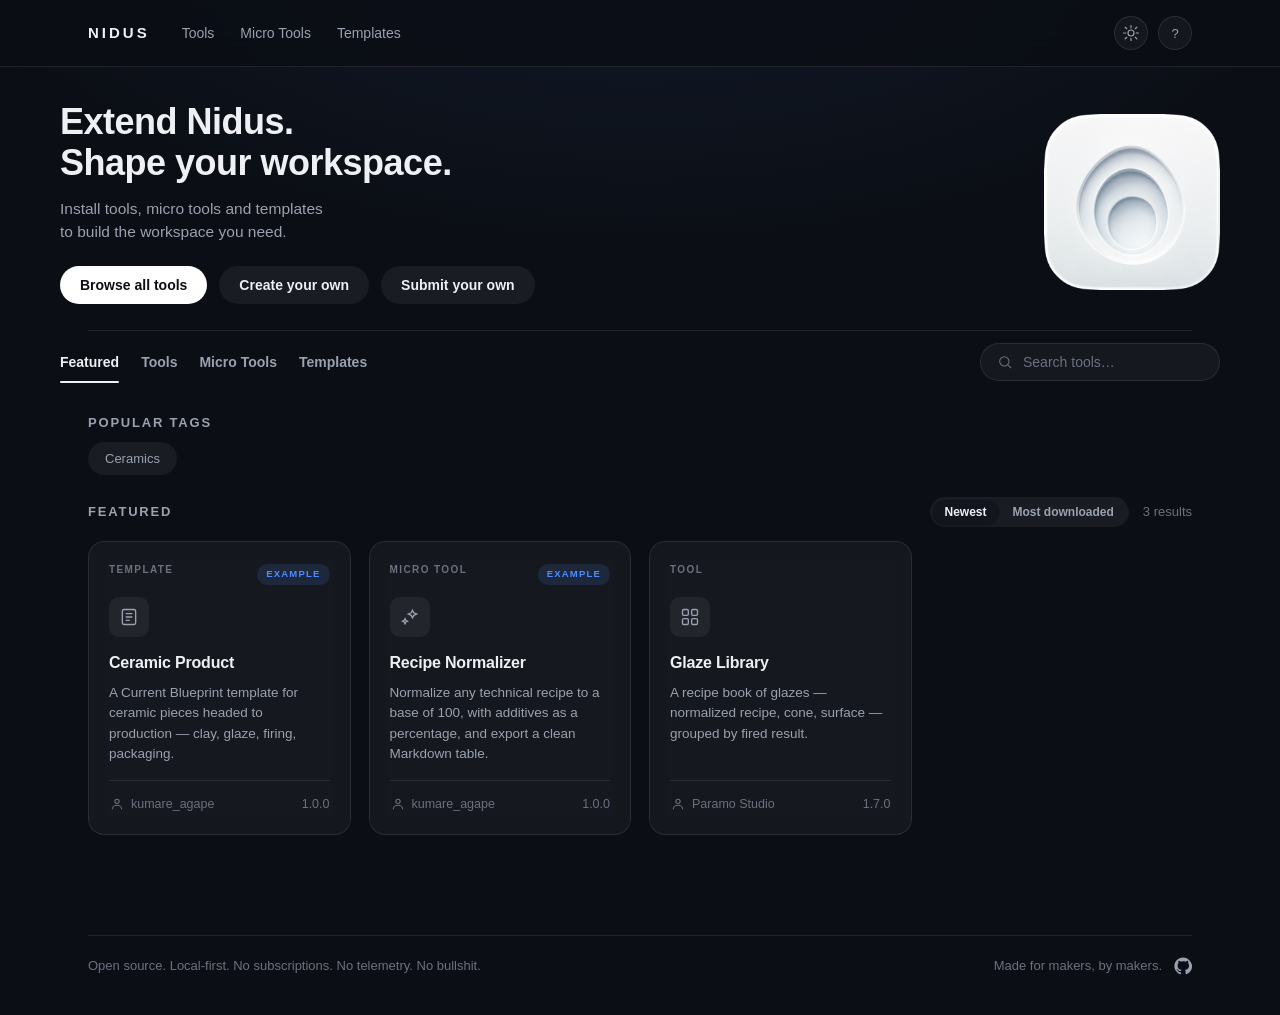
<file: index.html>
<!doctype html>
<html lang="en" data-theme="dark">
<head>
  <meta charset="utf-8" />
  <meta name="viewport" content="width=device-width, initial-scale=1" />
  <title>Nidus Tools — Extend Nidus</title>
  <meta name="description" content="Browse, search and download installable tools, micro tools and templates for Nidus." />
  <link rel="icon" href="assets/nidus-favicon.png" />
  <link rel="stylesheet" href="styles.css" />
</head>
<body>
  <header class="topbar">
    <div class="topbar-inner">
      <a class="wordmark" href="#" data-nav="featured">NIDUS</a>
      <nav class="topnav">
        <a href="#" data-nav="tool">Tools</a>
        <a href="#" data-nav="microtool">Micro Tools</a>
        <a href="#" data-nav="template">Templates</a>
      </nav>
      <div class="topbar-actions">
        <button class="icon-btn" id="theme-toggle" title="Toggle theme" aria-label="Toggle theme">
          <svg class="icon-sun" viewBox="0 0 24 24" width="18" height="18"><circle cx="12" cy="12" r="4"/><path d="M12 2v3M12 19v3M4.2 4.2l2.1 2.1M17.7 17.7l2.1 2.1M2 12h3M19 12h3M4.2 19.8l2.1-2.1M17.7 6.3l2.1-2.1"/></svg>
          <svg class="icon-moon" viewBox="0 0 24 24" width="18" height="18"><path d="M20 14.5A8.5 8.5 0 1 1 9.5 4a7 7 0 0 0 10.5 10.5Z"/></svg>
        </button>
        <button class="icon-btn" id="help-btn" title="How it works" aria-label="How it works">?</button>
      </div>
    </div>
  </header>

  <section class="hero">
    <div class="hero-inner">
      <div class="hero-copy">
        <h1>Extend Nidus.<br />Shape your workspace.</h1>
        <p>Install tools, micro tools and templates<br />to build the workspace you need.</p>
        <div class="hero-actions">
          <button class="btn btn-primary" id="browse-btn">Browse all tools</button>
          <button class="btn btn-secondary" id="create-btn">Create your own</button>
          <button class="btn btn-secondary" id="submit-btn">Submit your own</button>
        </div>
      </div>
      <div class="hero-mark" aria-hidden="true">
        <img src="assets/nidus-icon.png" alt="Nidus" />
      </div>
    </div>
  </section>

  <div class="divider-wrap"><div class="divider"></div></div>

  <section class="filters" id="filters">
    <div class="filters-inner">
      <div class="tabs" role="tablist" aria-label="Browse by">
        <button class="tab active" data-view="featured" role="tab" aria-selected="true">Featured</button>
        <button class="tab" data-view="tool" role="tab" aria-selected="false">Tools</button>
        <button class="tab" data-view="microtool" role="tab" aria-selected="false">Micro Tools</button>
        <button class="tab" data-view="template" role="tab" aria-selected="false">Templates</button>
      </div>
      <div class="search-box">
        <svg viewBox="0 0 24 24" width="16" height="16"><circle cx="11" cy="11" r="7"/><path d="M21 21l-4.3-4.3"/></svg>
        <input type="text" id="search-input" placeholder="Search tools…" autocomplete="off" />
      </div>
    </div>
  </section>

  <main class="content">
    <div class="tags-block" id="tags-block">
      <div class="tags-label">Popular tags</div>
      <div class="tags-row" id="tags-row"></div>
    </div>

    <section class="section" id="browse-section">
      <div class="section-head">
        <h2 id="view-heading">Featured</h2>
        <div class="head-right">
          <div class="sort-toggle" id="sort-toggle" hidden>
            <button type="button" data-sort="newest" class="active">Newest</button>
            <button type="button" data-sort="downloads">Most downloaded</button>
          </div>
          <span class="result-count" id="result-count"></span>
        </div>
      </div>
      <div class="grid view-fade" id="grid"></div>
      <p class="empty-state" id="empty-state" hidden>No entries match your search.</p>
    </section>
  </main>

  <footer class="site-footer">
    <div class="divider"></div>
    <div class="footer-inner">
      <p>Open source. Local-first. No subscriptions. No telemetry. No bullshit.</p>
      <p class="footer-right">
        Made for makers, by makers.
        <a href="https://github.com/ParamoStudio/nidus-tools" target="_blank" rel="noopener" class="icon-link" aria-label="GitHub">
          <svg viewBox="0 0 24 24" width="18" height="18"><path d="M12 .5C5.7.5.5 5.7.5 12c0 5.1 3.3 9.4 7.9 10.9.6.1.8-.3.8-.6v-2.2c-3.2.7-3.9-1.4-3.9-1.4-.5-1.3-1.3-1.7-1.3-1.7-1.1-.7.1-.7.1-.7 1.2.1 1.8 1.2 1.8 1.2 1 1.8 2.7 1.3 3.4 1 .1-.8.4-1.3.8-1.6-2.6-.3-5.3-1.3-5.3-5.7 0-1.3.5-2.3 1.2-3.1-.1-.3-.5-1.5.1-3.1 0 0 1-.3 3.3 1.2.9-.3 2-.4 3-.4s2.1.1 3 .4c2.3-1.5 3.3-1.2 3.3-1.2.6 1.6.2 2.8.1 3.1.8.8 1.2 1.9 1.2 3.1 0 4.4-2.7 5.4-5.3 5.7.4.4.8 1.1.8 2.2v3.3c0 .3.2.7.8.6 4.6-1.5 7.9-5.8 7.9-10.9C23.5 5.7 18.3.5 12 .5Z"/></svg>
        </a>
      </p>
    </div>
  </footer>

  <!-- Detail modal -->
  <div class="modal-overlay" id="modal-overlay" hidden>
    <div class="modal" role="dialog" aria-modal="true" id="modal">
      <button class="modal-close" id="modal-close" aria-label="Close">✕</button>
      <div id="modal-body"></div>
    </div>
  </div>

  <!-- Lightbox image viewer -->
  <div class="lightbox" id="lightbox" hidden>
    <button class="lb-close" id="lb-close" aria-label="Close">✕</button>
    <button class="lb-nav lb-prev" id="lb-prev" aria-label="Previous">‹</button>
    <img class="lb-img" id="lb-img" alt="" />
    <button class="lb-nav lb-next" id="lb-next" aria-label="Next">›</button>
    <div class="lb-counter" id="lb-counter"></div>
  </div>

  <!-- How-it-works (install) modal -->
  <div class="modal-overlay" id="howto-overlay" hidden>
    <div class="modal modal-narrow" role="dialog" aria-modal="true">
      <button class="modal-close" id="howto-close" aria-label="Close">✕</button>
      <h2>How it works</h2>
      <ol class="howto-list">
        <li>Browse or search for a tool, micro tool, or template.</li>
        <li>Download the file — it's a single <code>.js</code> (tools, micro tools) or <code>.md</code> (templates).</li>
        <li>In Nidus, open the Tool Library and choose <strong>Import</strong> — no auto-install, just pick the file you downloaded.</li>
        <li>Want to contribute your own? Use the <strong>Submit your own</strong> button on the home page.</li>
      </ol>
    </div>
  </div>

  <!-- Submit-your-own modal (deliberately non-technical) -->
  <div class="modal-overlay" id="submit-overlay" hidden>
    <div class="modal" role="dialog" aria-modal="true">
      <button class="modal-close" id="submit-close" aria-label="Close">✕</button>
      <div class="submit-hero">
        <h2>Share your own</h2>
        <p>Made a tool, micro tool, or template for Nidus? Add it here so other makers can find it. It's free, and you don't need to be a programmer.</p>
      </div>

      <div class="submit-steps">
        <div class="submit-step">
          <span class="submit-num">1</span>
          <div>
            <h4>Have your file ready</h4>
            <p>Every Nidus add-on is a single small file. Don't have one yet? An AI can build it for you in a couple of minutes.</p>
            <div class="submit-links">
              <a class="chip-link" href="HOW-TO-MAKE.md" target="_blank" rel="noopener">How to make one →</a>
            </div>
          </div>
        </div>
        <div class="submit-step">
          <span class="submit-num">2</span>
          <div>
            <h4>Fill in the form</h4>
            <p>Drop in your file, add a name, a one-line summary, and <em>why</em> you built it (plus two screenshots for tools). No GitHub account, no coding.</p>
          </div>
        </div>
        <div class="submit-step">
          <span class="submit-num">3</span>
          <div>
            <h4>We review &amp; publish</h4>
            <p>Your submission goes into a review queue. Once it's approved, it appears on the marketplace automatically — you get a link to follow along.</p>
          </div>
        </div>
      </div>

      <div class="modal-actions">
        <a class="btn btn-primary" href="submit.html">Upload your add-on</a>
        <a class="btn btn-secondary" href="https://github.com/ParamoStudio/nidus-tools/blob/main/CONTRIBUTING.md" target="_blank" rel="noopener">Or submit on GitHub</a>
      </div>
    </div>
  </div>

  <!-- Create-your-own modal (make a file with an AI) -->
  <div class="modal-overlay" id="create-overlay" hidden>
    <div class="modal" role="dialog" aria-modal="true">
      <button class="modal-close" id="create-close" aria-label="Close">✕</button>
      <div class="submit-hero">
        <h2>Create your own</h2>
        <p>Want to make a tool, micro tool, or template? It's easy, and you don't need to code. Pick what you want to build, download its skill, and hand it to your favourite AI (Claude, ChatGPT…). Describe what you want in plain words — it writes the file for you.</p>
      </div>

      <div class="create-options">
        <div class="create-option">
          <div class="create-icon"><svg viewBox="0 0 24 24"><rect x="3" y="3" width="7" height="7" rx="1.5"/><rect x="14" y="3" width="7" height="7" rx="1.5"/><rect x="3" y="14" width="7" height="7" rx="1.5"/><rect x="14" y="14" width="7" height="7" rx="1.5"/></svg></div>
          <div class="create-body">
            <h4>Tool</h4>
            <p>A whole new tool in your workspace — its own tile, cards, and open view.</p>
          </div>
          <a class="btn btn-secondary create-dl" href="skills/nidus-tool-skill.md" download>Download skill</a>
        </div>
        <div class="create-option">
          <div class="create-icon"><svg viewBox="0 0 24 24"><path d="M15 4l1.5 3L20 8.5 16.5 10 15 13l-1.5-3L10 8.5 13.5 7 15 4z"/><path d="M6 14l1 2 2 1-2 1-1 2-1-2-2-1 2-1 1-2z"/></svg></div>
          <div class="create-body">
            <h4>Micro tool</h4>
            <p>A small form that turns your input into a clean block you can paste anywhere.</p>
          </div>
          <a class="btn btn-secondary create-dl" href="skills/nidus-microtool-skill.md" download>Download skill</a>
        </div>
        <div class="create-option">
          <div class="create-icon"><svg viewBox="0 0 24 24"><rect x="4" y="3" width="16" height="18" rx="2"/><path d="M8 8h8M8 12h8M8 16h5"/></svg></div>
          <div class="create-body">
            <h4>Template</h4>
            <p>A ready-made layout for a project's Current Blueprint, tuned to a discipline.</p>
          </div>
          <a class="btn btn-secondary create-dl" href="skills/nidus-template-skill.md" download>Download skill</a>
        </div>
      </div>

      <div class="modal-actions">
        <a class="btn btn-primary" href="HOW-TO-MAKE.md" target="_blank" rel="noopener">Read the full how-to</a>
      </div>
    </div>
  </div>

  <script src="app.js"></script>
</body>
</html>
</file>
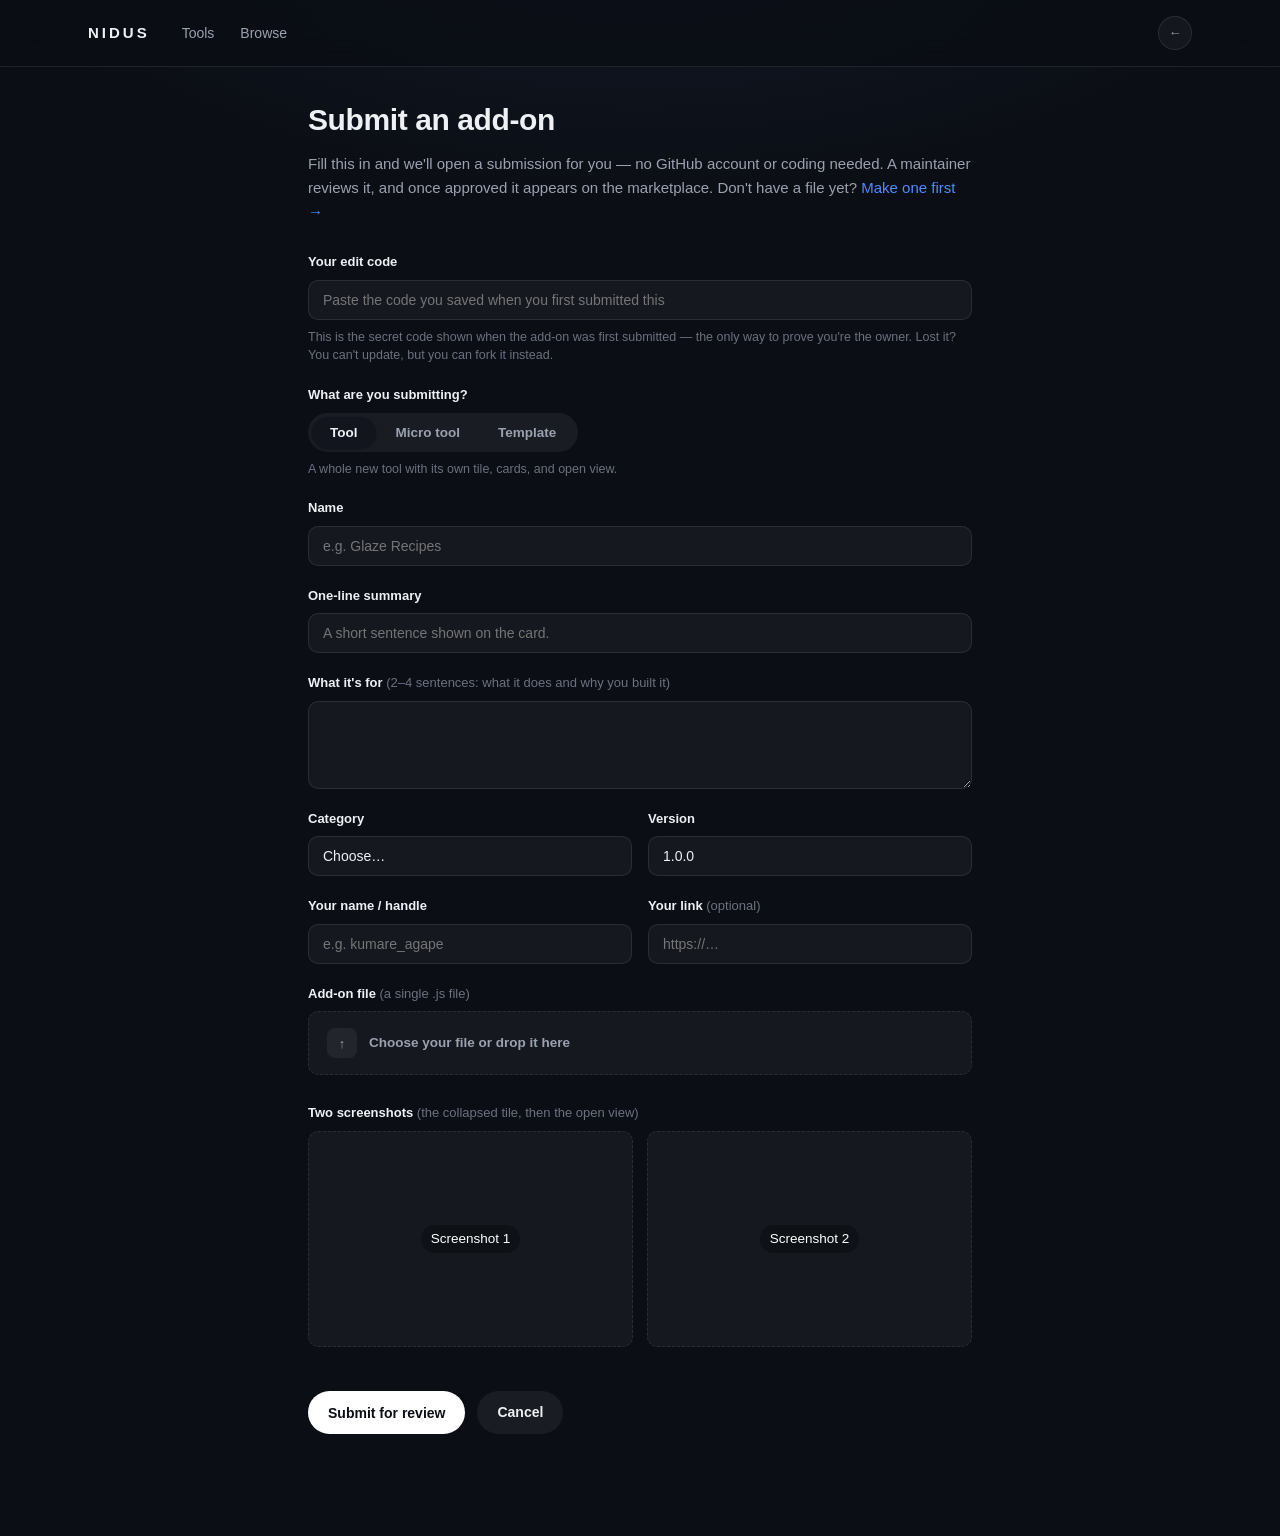
<file: submit.html>
<!doctype html>
<html lang="en" data-theme="dark">
<head>
  <meta charset="utf-8" />
  <meta name="viewport" content="width=device-width, initial-scale=1" />
  <title>Submit an add-on — Nidus Tools</title>
  <meta name="description" content="Upload your Nidus tool, micro tool, or template to the marketplace." />
  <link rel="icon" href="assets/nidus-favicon.png" />
  <link rel="stylesheet" href="styles.css" />
</head>
<body>
  <header class="topbar">
    <div class="topbar-inner">
      <a class="wordmark" href="index.html">NIDUS</a>
      <nav class="topnav">
        <a href="index.html#tools">Tools</a>
        <a href="index.html">Browse</a>
      </nav>
      <div class="topbar-actions">
        <a class="icon-btn" href="index.html" title="Back to marketplace" aria-label="Back">←</a>
      </div>
    </div>
  </header>

  <main class="submit-page">
    <div class="submit-intro">
      <h1 id="page-title">Submit an add-on</h1>
      <p id="page-intro">Fill this in and we'll open a submission for you — no GitHub account or coding needed. A
      maintainer reviews it, and once approved it appears on the marketplace. Don't have a file yet?
      <a href="HOW-TO-MAKE.md" target="_blank" rel="noopener">Make one first →</a></p>
    </div>

    <div class="mode-banner" id="mode-banner" hidden></div>

    <form id="submit-form" class="form" novalidate>
      <div class="field" id="token-field" hidden>
        <label for="f-token">Your edit code</label>
        <input type="text" id="f-token" placeholder="Paste the code you saved when you first submitted this" autocomplete="off" />
        <p class="field-hint">This is the secret code shown when the add-on was first submitted — the only way to prove you're the owner. Lost it? You can't update, but you can <a href="#" id="tofork">fork it instead</a>.</p>
      </div>

      <div class="field" id="type-field">
        <label>What are you submitting?</label>
        <div class="segmented" id="type-seg" role="radiogroup">
          <button type="button" class="seg active" data-type="tool" role="radio" aria-checked="true">Tool</button>
          <button type="button" class="seg" data-type="microtool" role="radio" aria-checked="false">Micro tool</button>
          <button type="button" class="seg" data-type="template" role="radio" aria-checked="false">Template</button>
        </div>
        <p class="field-hint" id="type-hint">A whole new tool with its own tile, cards, and open view.</p>
      </div>

      <div class="field">
        <label for="f-name">Name</label>
        <input type="text" id="f-name" maxlength="60" placeholder="e.g. Glaze Recipes" required />
      </div>

      <div class="field">
        <label for="f-summary">One-line summary</label>
        <input type="text" id="f-summary" maxlength="160" placeholder="A short sentence shown on the card." required />
      </div>

      <div class="field">
        <label for="f-why">What it's for <span class="field-sub">(2–4 sentences: what it does and why you built it)</span></label>
        <textarea id="f-why" rows="4" maxlength="600" required></textarea>
      </div>

      <div class="field-row">
        <div class="field">
          <label for="f-category">Category</label>
          <select id="f-category" required><option value="">Choose…</option></select>
        </div>
        <div class="field">
          <label for="f-version">Version</label>
          <input type="text" id="f-version" value="1.0.0" maxlength="16" />
        </div>
      </div>

      <div class="field-row">
        <div class="field">
          <label for="f-author">Your name / handle</label>
          <input type="text" id="f-author" maxlength="40" placeholder="e.g. kumare_agape" required />
        </div>
        <div class="field">
          <label for="f-authorurl">Your link <span class="field-sub">(optional)</span></label>
          <input type="url" id="f-authorurl" maxlength="200" placeholder="https://…" />
        </div>
      </div>

      <div class="field">
        <label id="file-label" for="f-file">Add-on file <span class="field-sub" id="file-hint">(a single .js file)</span></label>
        <label class="dropzone" for="f-file">
          <input type="file" id="f-file" accept=".js" hidden />
          <span class="dz-icon">↑</span>
          <span class="dz-text" id="file-dztext">Choose your file or drop it here</span>
        </label>
      </div>

      <div class="field" id="shots-field">
        <label>Two screenshots <span class="field-sub" id="shots-hint">(the collapsed tile, then the open view)</span></label>
        <div class="shots-grid">
          <label class="dropzone shot" for="f-shot1">
            <input type="file" id="f-shot1" accept="image/png,image/jpeg,image/webp" hidden />
            <img class="shot-preview" id="shot1-preview" alt="" hidden />
            <span class="dz-text" id="shot1-text">Screenshot 1</span>
          </label>
          <label class="dropzone shot" for="f-shot2">
            <input type="file" id="f-shot2" accept="image/png,image/jpeg,image/webp" hidden />
            <img class="shot-preview" id="shot2-preview" alt="" hidden />
            <span class="dz-text" id="shot2-text">Screenshot 2</span>
          </label>
        </div>
      </div>

      <!-- honeypot: hidden from humans, tempting to bots -->
      <div class="hp" aria-hidden="true">
        <label>Leave this empty<input type="text" id="f-website" tabindex="-1" autocomplete="off" /></label>
      </div>

      <div class="field" id="captcha-field">
        <div class="cf-turnstile" id="turnstile-widget"></div>
      </div>

      <div class="form-actions">
        <button type="submit" class="btn btn-primary" id="submit-go">Submit for review</button>
        <a class="btn btn-secondary" href="index.html">Cancel</a>
      </div>

      <p class="form-status" id="form-status" role="status" aria-live="polite"></p>
    </form>
  </main>

  <script src="https://challenges.cloudflare.com/turnstile/v0/api.js" async defer></script>
  <script src="config.js"></script>
  <script src="submit.js"></script>
</body>
</html>
</file>
<file: styles.css>
:root {
  --radius: 16px;
  --radius-sm: 10px;
  --accent: #4f8cff;
  --accent-soft: rgba(79, 140, 255, 0.14);
  --ease: cubic-bezier(0.22, 1, 0.36, 1);
}

/* Light (default) */
:root {
  --bg: #f7f8fa;
  --bg-vignette: radial-gradient(1200px 600px at 50% -10%, rgba(79, 140, 255, 0.06), transparent 60%);
  --surface: rgba(255, 255, 255, 0.72);
  --surface-solid: #ffffff;
  --border: rgba(15, 20, 30, 0.08);
  --text: #14181f;
  --text-muted: #6a7180;
  --text-faint: #9aa1ae;
  --btn-primary-bg: #14181f;
  --btn-primary-fg: #ffffff;
  --chip-bg: rgba(15, 20, 30, 0.05);
  --chip-active-bg: var(--accent);
  --chip-active-fg: #ffffff;
  --shadow: 0 1px 2px rgba(15, 20, 30, 0.04), 0 10px 30px -14px rgba(15, 20, 30, 0.12);
  --mark-plate: #ffffff;
  --mark-outer: #e7eaf0;
  --mark-mid: #d3d8e2;
  --mark-inner: #b9c0cf;
}

@media (prefers-color-scheme: dark) {
  :root {
    --bg: #0b0e14;
    --bg-vignette: radial-gradient(1200px 600px at 50% -10%, rgba(79, 140, 255, 0.10), transparent 60%);
    --surface: rgba(255, 255, 255, 0.045);
    --surface-solid: #12151d;
    --border: rgba(255, 255, 255, 0.09);
    --text: #eef0f4;
    --text-muted: #9aa1b0;
    --text-faint: #6b7180;
    --btn-primary-bg: #ffffff;
    --btn-primary-fg: #0b0e14;
    --chip-bg: rgba(255, 255, 255, 0.06);
    --chip-active-bg: var(--accent);
    --chip-active-fg: #ffffff;
    --shadow: 0 1px 2px rgba(0, 0, 0, 0.3), 0 20px 40px -20px rgba(0, 0, 0, 0.6);
    --mark-plate: #171b25;
    --mark-outer: #232838;
    --mark-mid: #2b3145;
    --mark-inner: #343c54;
  }
}

:root[data-theme="dark"] {
  --bg: #0b0e14;
  --bg-vignette: radial-gradient(1200px 600px at 50% -10%, rgba(79, 140, 255, 0.10), transparent 60%);
  --surface: rgba(255, 255, 255, 0.045);
  --surface-solid: #12151d;
  --border: rgba(255, 255, 255, 0.09);
  --text: #eef0f4;
  --text-muted: #9aa1b0;
  --text-faint: #6b7180;
  --btn-primary-bg: #ffffff;
  --btn-primary-fg: #0b0e14;
  --chip-bg: rgba(255, 255, 255, 0.06);
  --chip-active-bg: var(--accent);
  --chip-active-fg: #ffffff;
  --shadow: 0 1px 2px rgba(0, 0, 0, 0.3), 0 20px 40px -20px rgba(0, 0, 0, 0.6);
  --mark-plate: #171b25;
  --mark-outer: #232838;
  --mark-mid: #2b3145;
  --mark-inner: #343c54;
}

:root[data-theme="light"] {
  --bg: #f7f8fa;
  --bg-vignette: radial-gradient(1200px 600px at 50% -10%, rgba(79, 140, 255, 0.06), transparent 60%);
  --surface: rgba(255, 255, 255, 0.72);
  --surface-solid: #ffffff;
  --border: rgba(15, 20, 30, 0.08);
  --text: #14181f;
  --text-muted: #6a7180;
  --text-faint: #9aa1ae;
  --btn-primary-bg: #14181f;
  --btn-primary-fg: #ffffff;
  --chip-bg: rgba(15, 20, 30, 0.05);
  --chip-active-bg: var(--accent);
  --chip-active-fg: #ffffff;
  --shadow: 0 1px 2px rgba(15, 20, 30, 0.04), 0 10px 30px -14px rgba(15, 20, 30, 0.12);
  --mark-plate: #ffffff;
  --mark-outer: #e7eaf0;
  --mark-mid: #d3d8e2;
  --mark-inner: #b9c0cf;
}

* { box-sizing: border-box; }

html, body {
  margin: 0;
  padding: 0;
  overflow-x: hidden;
}

body {
  background: var(--bg-vignette), var(--bg);
  color: var(--text);
  font-family: -apple-system, BlinkMacSystemFont, "SF Pro Text", "Segoe UI", Roboto, Helvetica, Arial, sans-serif;
  -webkit-font-smoothing: antialiased;
  line-height: 1.5;
}

a { color: inherit; text-decoration: none; }

.icon-btn svg { fill: none; stroke: currentColor; stroke-width: 1.6; stroke-linecap: round; stroke-linejoin: round; }

/* ---------- Topbar ---------- */
.topbar { position: sticky; top: 0; z-index: 20; backdrop-filter: blur(16px); background: color-mix(in srgb, var(--bg) 78%, transparent); border-bottom: 1px solid var(--border); }
.topbar-inner { max-width: 1160px; margin: 0 auto; padding: 16px 28px; display: flex; align-items: center; gap: 32px; }
.wordmark { font-weight: 700; letter-spacing: 3px; font-size: 15px; }
.topnav { display: flex; gap: 26px; margin-right: auto; }
.topnav a { color: var(--text-muted); font-size: 14px; transition: color 0.25s var(--ease); }
.topnav a:hover, .topnav a.active { color: var(--text); }
.topbar-actions { display: flex; gap: 10px; }
.icon-btn {
  width: 34px; height: 34px; border-radius: 50%; border: 1px solid var(--border);
  background: var(--surface); color: var(--text-muted); display: flex; align-items: center; justify-content: center;
  cursor: pointer; transition: transform 0.2s var(--ease), color 0.2s var(--ease), border-color 0.2s var(--ease);
  font-size: 13px;
}
.icon-btn:hover { color: var(--text); transform: translateY(-1px); border-color: var(--text-faint); }
/* data-theme is always set (dark by default), so drive the toggle icon off it. */
.icon-sun, .icon-moon { display: none; }
:root[data-theme="dark"] .icon-sun { display: block; }
:root[data-theme="light"] .icon-moon { display: block; }

/* ---------- Hero ---------- */
.hero { padding: 34px 28px 26px; }
.hero-inner { max-width: 1160px; margin: 0 auto; display: flex; align-items: center; justify-content: space-between; gap: 40px; }
.hero-copy h1 { font-size: 36px; line-height: 1.14; margin: 0 0 14px; letter-spacing: -0.5px; }
.hero-copy p { color: var(--text-muted); font-size: 15.5px; margin: 0 0 22px; }
.hero-actions { display: flex; align-items: center; gap: 12px; flex-wrap: wrap; }
.btn { border-radius: 999px; padding: 11px 20px; font-size: 14px; font-weight: 600; cursor: pointer; border: none; transition: transform 0.2s var(--ease), opacity 0.2s var(--ease); }
.btn-primary { background: var(--btn-primary-bg); color: var(--btn-primary-fg); }
.btn-primary:hover { transform: translateY(-1px); opacity: 0.92; }
.btn-link { background: none; color: var(--text-muted); padding: 0; font-weight: 500; }
.btn-link:hover { color: var(--accent); }
.btn[disabled] { opacity: 0.5; cursor: not-allowed; }
.btn[disabled]:hover { transform: none; }
.hero-mark { flex-shrink: 0; width: 176px; height: 176px; }
.hero-mark img { width: 100%; height: 100%; object-fit: contain; filter: drop-shadow(0 24px 48px -18px rgba(15, 20, 30, 0.35)); }

/* ---------- Divider ---------- */
.divider-wrap { max-width: 1160px; margin: 0 auto; padding: 0 28px; }
.divider { height: 1px; background: var(--border); }

/* ---------- Filters ---------- */
.filters { padding: 12px 28px; }
.filters-inner { max-width: 1160px; margin: 0 auto; display: flex; align-items: center; justify-content: space-between; gap: 20px; flex-wrap: wrap; }
.tabs { display: flex; gap: 22px; }
.tab { background: none; border: none; color: var(--text-muted); font-size: 14px; font-weight: 600; padding: 6px 0; cursor: pointer; position: relative; }
.tab.active { color: var(--text); }
.tab.active::after { content: ""; position: absolute; left: 0; right: 0; bottom: -7px; height: 2px; background: var(--text); border-radius: 2px; }
.tab:hover { color: var(--text); }
.search-box { display: flex; align-items: center; gap: 8px; background: var(--surface); border: 1px solid var(--border); border-radius: 999px; padding: 9px 16px; min-width: 240px; transition: border-color 0.2s var(--ease); }
.search-box:focus-within { border-color: var(--accent); }
.search-box svg { fill: none; stroke: var(--text-faint); stroke-width: 1.6; flex-shrink: 0; }
.search-box input { border: none; background: none; outline: none; color: var(--text); font-size: 14px; width: 100%; }
.search-box input::placeholder { color: var(--text-faint); }

/* ---------- Content sections ---------- */
.content { max-width: 1160px; margin: 0 auto; padding: 6px 28px 40px; }
.section { margin-top: 22px; }
.section-head { display: flex; align-items: baseline; justify-content: space-between; margin-bottom: 14px; }
.section-head h2 { font-size: 13px; text-transform: uppercase; letter-spacing: 1.8px; color: var(--text-muted); font-weight: 700; margin: 0; }
.view-all { font-size: 13px; color: var(--text-muted); transition: color 0.2s var(--ease); }
.view-all:hover { color: var(--accent); }
.result-count { font-size: 13px; color: var(--text-faint); }

/* ---------- Tags block ---------- */
.tags-block { margin-top: 14px; }
.tags-label { font-size: 13px; text-transform: uppercase; letter-spacing: 1.8px; color: var(--text-muted); font-weight: 700; margin-bottom: 10px; }

/* ---------- Grid & Cards ---------- */
.grid { display: grid; grid-template-columns: repeat(auto-fill, minmax(240px, 1fr)); gap: 18px; }
.view-fade { animation: viewFade 0.32s var(--ease); }
@keyframes viewFade { from { opacity: 0; transform: translateY(6px); } to { opacity: 1; transform: translateY(0); } }
.card-badges { display: flex; align-items: center; justify-content: space-between; margin-bottom: 10px; }
.example-pill { font-size: 9.5px; letter-spacing: 1.2px; text-transform: uppercase; font-weight: 700; color: var(--accent); background: var(--accent-soft); padding: 3px 9px; border-radius: 999px; }
.card {
  background: var(--surface); border: 1px solid var(--border); border-radius: var(--radius);
  padding: 20px; cursor: pointer; backdrop-filter: blur(10px);
  transition: transform 0.3s var(--ease), border-color 0.3s var(--ease), box-shadow 0.3s var(--ease);
  display: flex; flex-direction: column; min-height: 210px;
}
.card:hover { transform: translateY(-3px); border-color: var(--text-faint); box-shadow: var(--shadow); }
.card-type { font-size: 10px; letter-spacing: 1.4px; text-transform: uppercase; color: var(--text-faint); font-weight: 700; margin-bottom: 10px; }
.card-icon { width: 40px; height: 40px; border-radius: var(--radius-sm); background: var(--chip-bg); display: flex; align-items: center; justify-content: center; margin-bottom: 14px; color: var(--text-muted); }
.card-icon svg { width: 20px; height: 20px; fill: none; stroke: currentColor; stroke-width: 1.6; }
.card-name { font-size: 16px; font-weight: 700; margin: 0 0 8px; letter-spacing: -0.2px; }
.card-summary { font-size: 13.5px; color: var(--text-muted); margin: 0; flex-grow: 1; display: -webkit-box; -webkit-line-clamp: 4; -webkit-box-orient: vertical; overflow: hidden; }
.card-meta { display: flex; align-items: center; justify-content: space-between; margin-top: 16px; padding-top: 14px; border-top: 1px solid var(--border); font-size: 12.5px; color: var(--text-faint); }
.card-author { display: flex; align-items: center; gap: 6px; }
.card-author svg { width: 13px; height: 13px; fill: none; stroke: currentColor; stroke-width: 1.6; }

/* ---------- Tags ---------- */
.tags-row { display: flex; flex-wrap: wrap; gap: 10px; }
.tag-chip {
  background: var(--chip-bg); border: 1px solid transparent; color: var(--text-muted);
  font-size: 13px; padding: 8px 16px; border-radius: 999px; cursor: pointer;
  transition: background 0.2s var(--ease), color 0.2s var(--ease);
}
.tag-chip:hover { color: var(--text); }
.tag-chip.active { background: var(--chip-active-bg); color: var(--chip-active-fg); }

.empty-state { color: var(--text-faint); font-size: 14px; padding: 30px 0; text-align: center; }

/* ---------- Footer ---------- */
.site-footer { max-width: 1160px; margin: 60px auto 0; padding: 0 28px 40px; }
.footer-inner { display: flex; align-items: center; justify-content: space-between; padding-top: 20px; flex-wrap: wrap; gap: 12px; }
.footer-inner p { color: var(--text-faint); font-size: 13px; margin: 0; }
.footer-right { display: flex; align-items: center; gap: 12px; }
.icon-link { color: var(--text-muted); display: flex; transition: color 0.2s var(--ease); }
.icon-link svg { fill: currentColor; }
.icon-link:hover { color: var(--text); }

/* ---------- Modal ---------- */
.modal-overlay {
  position: fixed; inset: 0; background: rgba(8, 10, 14, 0.55); backdrop-filter: blur(6px);
  display: flex; align-items: center; justify-content: center; padding: 24px; z-index: 50;
  animation: fadeIn 0.25s var(--ease);
}
.modal-overlay[hidden] { display: none; }
@keyframes fadeIn { from { opacity: 0; } to { opacity: 1; } }
.modal {
  background: var(--surface-solid); border: 1px solid var(--border); border-radius: 20px;
  max-width: 720px; width: 100%; max-height: 86vh; overflow-y: auto; padding: 32px;
  position: relative; box-shadow: var(--shadow);
}
.modal-narrow { max-width: 520px; }
.modal-close {
  position: absolute; top: 18px; right: 18px; width: 32px; height: 32px; border-radius: 50%;
  border: 1px solid var(--border); background: var(--surface); color: var(--text-muted);
  cursor: pointer; font-size: 13px;
}
.modal-close:hover { color: var(--text); }
/* Compact screenshot thumbnails — click to open the lightbox. Keeps the detail
   modal short (no scroll) regardless of how tall a tool's real views are. */
.modal-thumbs { display: flex; gap: 10px; margin-bottom: 20px; flex-wrap: wrap; }
.thumb { position: relative; width: 132px; height: 88px; padding: 0; border: 1px solid var(--border); border-radius: var(--radius-sm); overflow: hidden; cursor: pointer; background: var(--chip-bg); transition: border-color 0.2s var(--ease), transform 0.2s var(--ease); }
.thumb:hover { border-color: var(--accent); transform: translateY(-1px); }
.thumb img { width: 100%; height: 100%; object-fit: cover; display: block; }
.thumb-zoom { position: absolute; right: 6px; bottom: 5px; width: 20px; height: 20px; border-radius: 6px; background: rgba(8,10,14,0.6); color: #fff; font-size: 12px; display: flex; align-items: center; justify-content: center; }

/* Lightbox */
.lightbox { position: fixed; inset: 0; z-index: 60; background: rgba(6, 8, 12, 0.9); backdrop-filter: blur(4px); display: flex; align-items: center; justify-content: center; padding: 40px; animation: fadeIn 0.2s var(--ease); }
.lightbox[hidden] { display: none; }
.lb-img { max-width: min(1100px, 92vw); max-height: 86vh; object-fit: contain; border-radius: 10px; box-shadow: 0 20px 60px -20px rgba(0,0,0,0.7); }
.lb-close { position: absolute; top: 20px; right: 22px; width: 40px; height: 40px; border-radius: 50%; border: 1px solid rgba(255,255,255,0.2); background: rgba(255,255,255,0.08); color: #fff; font-size: 15px; cursor: pointer; }
.lb-close:hover { background: rgba(255,255,255,0.16); }
.lb-nav { position: absolute; top: 50%; transform: translateY(-50%); width: 48px; height: 48px; border-radius: 50%; border: 1px solid rgba(255,255,255,0.2); background: rgba(255,255,255,0.08); color: #fff; font-size: 26px; line-height: 1; cursor: pointer; display: flex; align-items: center; justify-content: center; }
.lb-nav:hover { background: rgba(255,255,255,0.16); }
.lb-prev { left: 24px; }
.lb-next { right: 24px; }
.lb-counter { position: absolute; bottom: 22px; left: 50%; transform: translateX(-50%); color: rgba(255,255,255,0.75); font-size: 13px; letter-spacing: 0.5px; }
@media (max-width: 560px) { .lb-nav { width: 40px; height: 40px; font-size: 22px; } .lb-prev { left: 10px; } .lb-next { right: 10px; } .lightbox { padding: 16px; } }
.modal-type { font-size: 11px; letter-spacing: 1.4px; text-transform: uppercase; color: var(--accent); font-weight: 700; margin-bottom: 10px; }
.modal h3 { font-size: 24px; margin: 0 0 6px; }
.modal-summary { color: var(--text-muted); font-size: 14.5px; margin: 0 0 20px; }
.modal-meta-row { display: flex; gap: 18px; font-size: 13px; color: var(--text-faint); margin-bottom: 22px; flex-wrap: wrap; }
.why-box { background: var(--chip-bg); border-radius: var(--radius-sm); padding: 16px 18px; margin-bottom: 22px; }
.why-box h4 { font-size: 11px; text-transform: uppercase; letter-spacing: 1.4px; color: var(--text-faint); margin: 0 0 8px; }
.why-box p { margin: 0; font-size: 14px; color: var(--text); line-height: 1.6; }
.readme-box { font-size: 14px; color: var(--text-muted); line-height: 1.7; margin-bottom: 22px; }
.readme-box :is(h1, h2, h3) { color: var(--text); }
.modal-actions { display: flex; gap: 12px; }
.modal-actions .btn { flex: 1; text-align: center; }
.btn-secondary { background: var(--chip-bg); color: var(--text); }
.btn-secondary:hover { opacity: 0.85; transform: translateY(-1px); }

.blueprint-preview { display: flex; flex-direction: column; gap: 10px; margin-bottom: 22px; }
.blueprint-fields { display: flex; flex-wrap: wrap; gap: 8px; }
.blueprint-field-chip { background: var(--chip-bg); border-radius: 999px; padding: 7px 14px; font-size: 12.5px; color: var(--text-muted); }

.howto-list { padding-left: 20px; color: var(--text-muted); font-size: 14.5px; line-height: 1.8; }
.howto-list code { background: var(--chip-bg); padding: 2px 6px; border-radius: 5px; font-size: 13px; }

/* ---------- Submit modal ---------- */
.submit-hero h2 { font-size: 24px; margin: 0 0 8px; }
.submit-hero p { color: var(--text-muted); font-size: 14.5px; margin: 0 0 24px; line-height: 1.6; }
.submit-steps { display: flex; flex-direction: column; gap: 18px; margin-bottom: 26px; }
.submit-step { display: flex; gap: 16px; align-items: flex-start; }
.submit-num { flex-shrink: 0; width: 30px; height: 30px; border-radius: 50%; background: var(--accent); color: #fff; display: flex; align-items: center; justify-content: center; font-weight: 700; font-size: 14px; }
.submit-step h4 { margin: 4px 0 6px; font-size: 15px; }
.submit-step p { margin: 0 0 10px; font-size: 13.5px; color: var(--text-muted); line-height: 1.6; }
.submit-links { display: flex; flex-wrap: wrap; gap: 8px; }
.chip-link { display: inline-block; background: var(--chip-bg); color: var(--text); font-size: 12.5px; font-weight: 600; padding: 7px 14px; border-radius: 999px; transition: background 0.2s var(--ease), color 0.2s var(--ease); }
.chip-link:hover { color: var(--accent); }

/* ---------- Create modal ---------- */
.create-options { display: flex; flex-direction: column; gap: 12px; margin-bottom: 24px; }
.create-option { display: flex; align-items: center; gap: 14px; background: var(--chip-bg); border: 1px solid var(--border); border-radius: var(--radius-sm); padding: 14px 16px; }
.create-icon { flex-shrink: 0; width: 38px; height: 38px; border-radius: var(--radius-sm); background: var(--surface-solid); display: flex; align-items: center; justify-content: center; color: var(--text-muted); }
.create-icon svg { width: 19px; height: 19px; fill: none; stroke: currentColor; stroke-width: 1.6; }
.create-body { flex: 1; min-width: 0; }
.create-body h4 { margin: 0 0 3px; font-size: 15px; }
.create-body p { margin: 0; font-size: 13px; color: var(--text-muted); line-height: 1.5; }
.create-dl { flex-shrink: 0; text-decoration: none; }
@media (max-width: 560px) {
  .create-option { flex-wrap: wrap; }
  .create-dl { width: 100%; text-align: center; }
}

/* ---------- Responsive ---------- */
@media (max-width: 760px) {
  .hero-inner { flex-direction: column; align-items: flex-start; }
  .hero-mark { width: 140px; height: 140px; align-self: center; }
  .hero-copy h1 { font-size: 32px; }
  .topnav { display: none; }
  .filters-inner { flex-direction: column; align-items: stretch; }
  .search-box { min-width: 0; }
  .modal-shots { grid-template-columns: 1fr; }
}

/* ---------- Submit page ---------- */
.submit-page { max-width: 720px; margin: 0 auto; padding: 30px 28px 60px; }
.submit-intro h1 { font-size: 30px; margin: 0 0 10px; letter-spacing: -0.4px; }
.submit-intro p { color: var(--text-muted); font-size: 15px; line-height: 1.6; margin: 0 0 28px; }
.submit-intro a { color: var(--accent); }

.form { display: flex; flex-direction: column; gap: 20px; }
.field { display: flex; flex-direction: column; }
.field-row { display: flex; gap: 16px; }
.field-row .field { flex: 1; }
.field > label { font-size: 13px; font-weight: 600; margin-bottom: 8px; color: var(--text); }
.field-sub { color: var(--text-faint); font-weight: 400; }
.field-hint { font-size: 12.5px; color: var(--text-faint); margin: 8px 0 0; }

.form input[type="text"], .form input[type="url"], .form select, .form textarea {
  background: var(--surface); border: 1px solid var(--border); border-radius: var(--radius-sm);
  padding: 11px 14px; font-size: 14px; color: var(--text); font-family: inherit; width: 100%;
  transition: border-color 0.2s var(--ease);
}
.form input:focus, .form select:focus, .form textarea:focus { outline: none; border-color: var(--accent); }
.form textarea { resize: vertical; }
.form select { appearance: none; cursor: pointer; }

.segmented { display: inline-flex; background: var(--chip-bg); border-radius: 999px; padding: 4px; gap: 2px; align-self: flex-start; }
.seg { background: none; border: none; color: var(--text-muted); font-size: 13.5px; font-weight: 600; padding: 8px 18px; border-radius: 999px; cursor: pointer; transition: background 0.2s var(--ease), color 0.2s var(--ease); }
.seg.active { background: var(--surface-solid); color: var(--text); box-shadow: var(--shadow); }

.dropzone {
  display: flex; align-items: center; gap: 12px; background: var(--surface);
  border: 1px dashed var(--border); border-radius: var(--radius-sm); padding: 16px 18px;
  cursor: pointer; transition: border-color 0.2s var(--ease), background 0.2s var(--ease);
}
.dropzone:hover { border-color: var(--accent); }
.dz-icon { width: 30px; height: 30px; border-radius: 8px; background: var(--chip-bg); display: flex; align-items: center; justify-content: center; color: var(--text-muted); font-weight: 700; flex-shrink: 0; }
.dz-text { font-size: 13.5px; color: var(--text-muted); }
.shots-grid { display: grid; grid-template-columns: 1fr 1fr; gap: 14px; }
.dropzone.shot { flex-direction: column; justify-content: center; text-align: center; aspect-ratio: 3/2; position: relative; overflow: hidden; }
.shot-preview { position: absolute; inset: 0; width: 100%; height: 100%; object-fit: cover; }
.dropzone.shot .dz-text { position: relative; z-index: 1; background: rgba(8,10,14,0.5); color: #fff; padding: 4px 10px; border-radius: 999px; }

.hp { position: absolute; left: -9999px; width: 1px; height: 1px; overflow: hidden; }

.form-actions { display: flex; gap: 12px; margin-top: 4px; }
.form-status { font-size: 13.5px; margin: 4px 0 0; min-height: 18px; }
.form-status.error { color: #e5646b; }
.form-status.ok { color: var(--text-muted); }

.submit-done { text-align: center; padding: 30px 0; }
.done-check { width: 56px; height: 56px; border-radius: 50%; background: var(--accent); color: #fff; font-size: 28px; display: flex; align-items: center; justify-content: center; margin: 0 auto 18px; }
.submit-done h2 { margin: 0 0 8px; }
.submit-done p { color: var(--text-muted); font-size: 14.5px; margin: 0 0 20px; }
.done-sub { margin-top: 20px; }
.done-sub a { color: var(--accent); }

@media (max-width: 560px) {
  .field-row { flex-direction: column; gap: 20px; }
}

/* ---------- Submit modes (banner, token, provenance) ---------- */
.mode-banner { background: var(--accent-soft); border: 1px solid transparent; color: var(--text); font-size: 13.5px; line-height: 1.5; padding: 12px 16px; border-radius: var(--radius-sm); margin-bottom: 22px; }
.mode-banner a { color: var(--accent); }
.seg:disabled { opacity: 1; }

.token-box { background: var(--chip-bg); border: 1px solid var(--border); border-radius: var(--radius-sm); padding: 20px; margin: 24px 0; text-align: left; }
.token-box h3 { margin: 0 0 6px; font-size: 16px; }
.token-box p { color: var(--text-muted); font-size: 13.5px; margin: 0 0 14px; }
.token-row { display: flex; gap: 10px; align-items: stretch; }
.token-row code { flex: 1; background: var(--surface-solid); border: 1px solid var(--border); border-radius: 8px; padding: 11px 14px; font-family: ui-monospace, SFMono-Regular, Menlo, monospace; font-size: 13.5px; color: var(--text); word-break: break-all; display: flex; align-items: center; }
.token-row .btn { white-space: nowrap; }

/* ---------- Sort toggle ---------- */
.sort-toggle { display: inline-flex; background: var(--chip-bg); border-radius: 999px; padding: 3px; gap: 2px; }
.sort-toggle button { background: none; border: none; color: var(--text-muted); font-size: 12px; font-weight: 600; padding: 5px 12px; border-radius: 999px; cursor: pointer; }
.sort-toggle button.active { background: var(--surface-solid); color: var(--text); box-shadow: var(--shadow); }
.section-head .head-right { display: flex; align-items: center; gap: 14px; }

/* ---------- Provenance ---------- */
.forked-label { font-size: 12px; color: var(--text-faint); margin: 0 0 14px; }
.forked-label a { color: var(--accent); }
.card-forked { font-size: 11px; color: var(--text-faint); margin-top: 6px; }

.owner-actions { margin-top: 14px; font-size: 12.5px; color: var(--text-faint); text-align: center; }
.owner-actions a { color: var(--text-muted); transition: color 0.2s var(--ease); }
.owner-actions a:hover { color: var(--accent); }
.owner-actions .dot { margin: 0 8px; opacity: 0.5; }

/* ---------- Author avatar (GitHub) ---------- */
.avatar-wrap { position: relative; width: 16px; height: 16px; display: inline-block; border-radius: 50%; overflow: hidden; flex-shrink: 0; vertical-align: middle; }
.avatar-wrap svg { width: 100%; height: 100%; fill: none; stroke: currentColor; stroke-width: 1.6; display: block; }
.avatar-wrap .avatar { position: absolute; inset: 0; width: 100%; height: 100%; object-fit: cover; }
.card-author, .meta-author { display: inline-flex; align-items: center; gap: 6px; }
</file>
